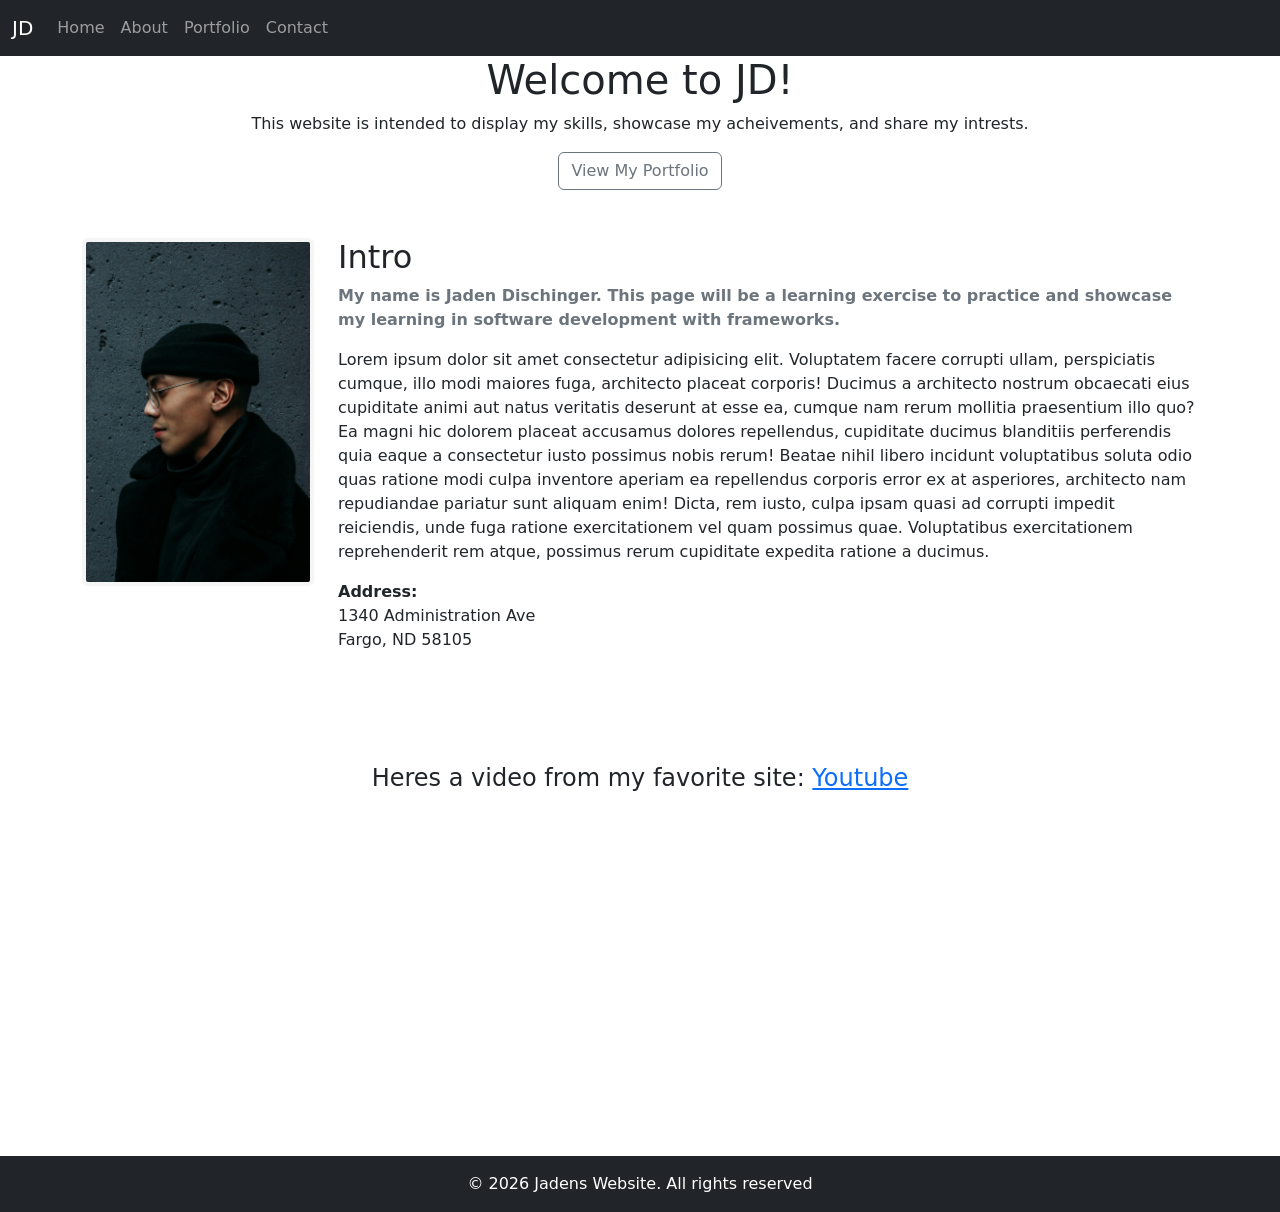
<file: index.html>
<!doctype html>
<html lang="en">
  <head>
    <meta charset="UTF-8" />
    <meta name="viewport" content="width=device-width, initial-scale=1.0" />
    <title>Home Page</title>
    <link
      href="https://cdn.jsdelivr.net/npm/bootstrap@5.3.8/dist/css/bootstrap.min.css"
      rel="stylesheet"
      integrity="sha384-
sRIl4kxILFvY47J16cr9ZwB07vP4J8+LH7qKQnuqkuIAvNWLzeN8tE5YBujZqJLB"
      crossorigin="anonymous"
    />
    <link rel="stylesheet" href="Css/style.css" />
  </head>
  <body>
    <nav class="navbar navbar-expand-lg navbar-dark bg-dark">
      <div class="container-fluid">
        <a class="navbar-brand" href="index.html">JD</a>
        <button
          class="navbar-toggler"
          type="button"
          data-bs-toggle="collapse"
          data-bs-target="#navbarNav"
          aria-controls="navbarNav"
          aria-expanded="false"
          aria-label="Toggle navigation"
        >
          <span class="navbar-toggler-icon"></span>
        </button>
        <div class="collapse navbar-collapse" id="navbarNav">
          <ul class="navbar-nav">
            <li class="nav-item">
              <a class="nav-link" href="index.html">Home</a>
            </li>
            <li class="nav-item">
              <a class="nav-link" href="about.html">About</a>
            </li>
            <li class="nav-item">
              <a class="nav-link" href="portfolio.html">Portfolio</a>
            </li>
            <li class="nav-item">
              <a class="nav-link" href="contact.html">Contact</a>
            </li>
          </ul>
        </div>
      </div>
    </nav>

    <header class="text-center">
      <div class="container">
        <h1 class="">Welcome to JD!</h1>
        <p class="fw-light">
          This website is intended to display my skills, showcase my
          acheivements, and share my intrests.
        </p>
        <a href="portfolio.html" class="btn btn-outline-secondary">
          View My Portfolio</a
        >
      </div>
    </header>

    <section class="container my-5">
      <div class="row align-items-start">
        <div class="col-md-auto">
          <img
            src="images/Profilepic.jpg"
            class="rounded Profilepic"
            alt="Profile picture"
          />
        </div>

        <div class="col">
          <h2>Intro</h2>
          <p class="fw-bold text-secondary">
            My name is Jaden Dischinger. This page will be a learning exercise
            to practice and showcase my learning in software development with
            frameworks.
          </p>
          <p class="fw-light">
            Lorem ipsum dolor sit amet consectetur adipisicing elit. Voluptatem
            facere corrupti ullam, perspiciatis cumque, illo modi maiores fuga,
            architecto placeat corporis! Ducimus a architecto nostrum obcaecati
            eius cupiditate animi aut natus veritatis deserunt at esse ea,
            cumque nam rerum mollitia praesentium illo quo? Ea magni hic dolorem
            placeat accusamus dolores repellendus, cupiditate ducimus blanditiis
            perferendis quia eaque a consectetur iusto possimus nobis rerum!
            Beatae nihil libero incidunt voluptatibus soluta odio quas ratione
            modi culpa inventore aperiam ea repellendus corporis error ex at
            asperiores, architecto nam repudiandae pariatur sunt aliquam enim!
            Dicta, rem iusto, culpa ipsam quasi ad corrupti impedit reiciendis,
            unde fuga ratione exercitationem vel quam possimus quae.
            Voluptatibus exercitationem reprehenderit rem atque, possimus rerum
            cupiditate expedita ratione a ducimus.
          </p>

          <address>
            <strong> Address: </strong><br />
            1340 Administration Ave <br />
            Fargo, ND 58105 <br />
          </address>
        </div>
      </div>
    </section>

    <div class="container my-5">
      <div class="row">
        <h4 class="text-center fw-light">
          Heres a video from my favorite site:
          <a href="https://www.youtube.com/">Youtube</a>
        </h4>
        <div class="col-md-6 mx-auto">
          <div class="ratio ratio-16x9">
            <iframe
              src="https://www.youtube.com/embed/DHw9u6aY6DE"
              frameborder="0"
              allow="
                accelerometer;
                autoplay;
                clipboard-write;
                encrypted-media;
                gyroscope;
                picture-in-picture;
                web-share;
              "
              allowfullscreen
            >
            </iframe>
          </div>
        </div>
      </div>
    </div>
    <footer class="bg-dark text-white text-center p-3">
      &copy; 2026 Jadens Website. All rights reserved
    </footer>
  </body>
</html>
</file>
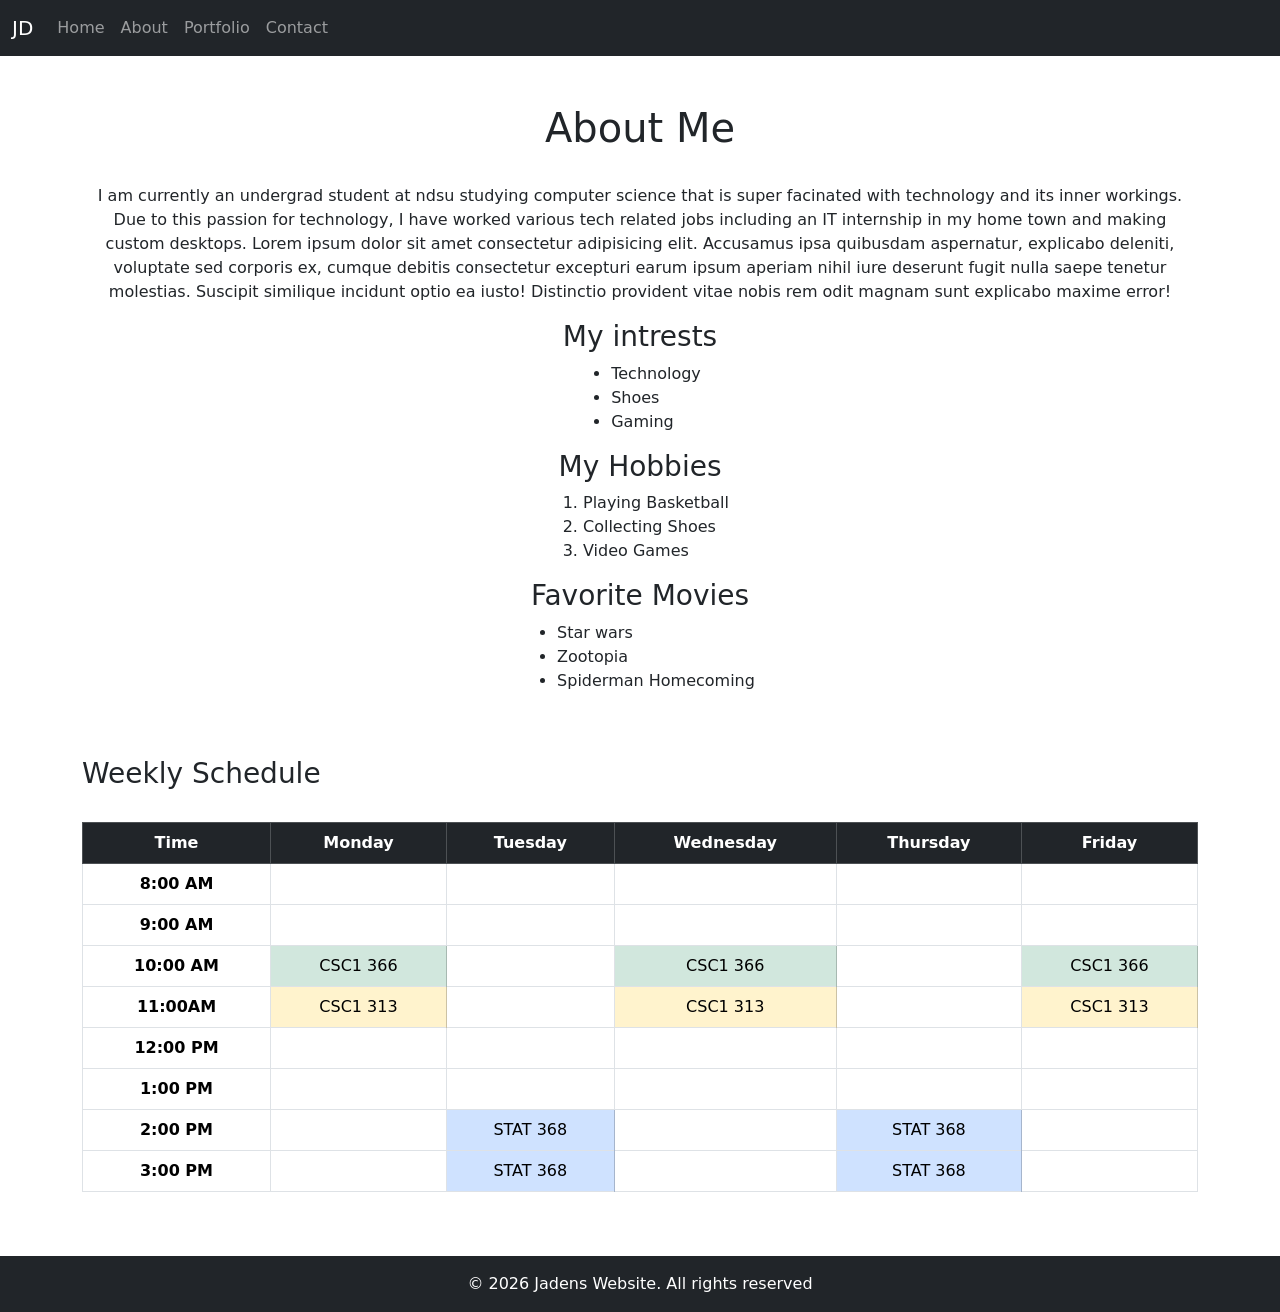
<file: about.html>
<!doctype html>
<html lang="en">
  <head>
    <meta charset="UTF-8" />
    <meta name="viewport" content="width=device-width, initial-scale=1.0" />
    <title>Home Page</title>
    <link
      href="https://cdn.jsdelivr.net/npm/bootstrap@5.3.8/dist/css/bootstrap.min.css"
      rel="stylesheet"
      integrity="sha384-
sRIl4kxILFvY47J16cr9ZwB07vP4J8+LH7qKQnuqkuIAvNWLzeN8tE5YBujZqJLB"
      crossorigin="anonymous"
    />
    <link rel="stylesheet" href="Css/style.css" />
  </head>
  <body>
    <nav class="navbar navbar-expand-lg navbar-dark bg-dark">
      <div class="container-fluid">
        <a class="navbar-brand" href="index.html">JD</a>
        <button
          class="navbar-toggler"
          type="button"
          data-bs-toggle="collapse"
          data-bs-target="#navbarNav"
          aria-controls="navbarNav"
          aria-expanded="false"
          aria-label="Toggle navigation"
        >
          <span class="navbar-toggler-icon"></span>
        </button>
        <div class="collapse navbar-collapse" id="navbarNav">
          <ul class="navbar-nav">
            <li class="nav-item">
              <a class="nav-link" href="index.html">Home</a>
            </li>
            <li class="nav-item">
              <a class="nav-link" href="about.html">About</a>
            </li>
            <li class="nav-item">
              <a class="nav-link" href="portfolio.html">Portfolio</a>
            </li>
            <li class="nav-item">
              <a class="nav-link" href="contact.html">Contact</a>
            </li>
          </ul>
        </div>
      </div>
    </nav>

    <section class="container my-5">
      <div class="text-center">
        <h1 class="">About Me</h1>
        <br />
        <p class="fw-light">
          I am currently an undergrad student at ndsu studying computer science
          that is super facinated with technology and its inner workings. Due to
          this passion for technology, I have worked various tech related jobs
          including an IT internship in my home town and making custom desktops.
          Lorem ipsum dolor sit amet consectetur adipisicing elit. Accusamus
          ipsa quibusdam aspernatur, explicabo deleniti, voluptate sed corporis
          ex, cumque debitis consectetur excepturi earum ipsum aperiam nihil
          iure deserunt fugit nulla saepe tenetur molestias. Suscipit similique
          incidunt optio ea iusto! Distinctio provident vitae nobis rem odit
          magnam sunt explicabo maxime error!
        </p>
        <h3 class>My intrests</h3>
        <ul class="d-inline-block text-start">
          <li>Technology</li>
          <li>Shoes</li>
          <li>Gaming</li>
        </ul>
        <h3>My Hobbies</h3>
        <ol class="d-inline-block text-start">
          <li>Playing Basketball</li>
          <li>Collecting Shoes</li>
          <li>Video Games</li>
        </ol>
        <h3>Favorite Movies</h3>
        <ul class="d-inline-block text-start">
          <li>Star wars</li>
          <li>Zootopia</li>
          <li>Spiderman Homecoming</li>
        </ul>
      </div>
      <h3 class="mt-5">Weekly Schedule</h3>
      <br />
      <div class="table-responsive">
        <table class="table table-bordered text-center">
          <thead class="table-dark">
            <tr>
              <th>Time</th>
              <th>Monday</th>
              <th>Tuesday</th>
              <th>Wednesday</th>
              <th>Thursday</th>
              <th>Friday</th>
            </tr>
          </thead>
          <tbody>
            <tr>
              <td class="fw-bold">8:00 AM</td>
              <td></td>
              <td></td>
              <td></td>
              <td></td>
              <td></td>
            </tr>
            <tr>
              <td class="fw-bold">9:00 AM</td>
              <td></td>
              <td></td>
              <td></td>
              <td></td>
              <td></td>
            </tr>
            <tr>
              <td class="fw-bold">10:00 AM</td>
              <td class="table-success">CSC1 366</td>
              <td></td>
              <td class="table-success">CSC1 366</td>
              <td></td>
              <td class="table-success">CSC1 366</td>
            </tr>
            <tr>
              <td class="fw-bold">11:00AM</td>
              <td class="table-warning">CSC1 313</td>
              <td></td>
              <td class="table-warning">CSC1 313</td>
              <td></td>
              <td class="table-warning">CSC1 313</td>
            </tr>
            <tr>
              <td class="fw-bold">12:00 PM</td>
              <td></td>
              <td></td>
              <td></td>
              <td></td>
              <td></td>
            </tr>
            <tr>
              <td class="fw-bold">1:00 PM</td>
              <td></td>
              <td></td>
              <td></td>
              <td></td>
              <td></td>
            </tr>
            <tr>
              <td class="fw-bold">2:00 PM</td>
              <td></td>
              <td class="table-primary">STAT 368</td>
              <td></td>
              <td class="table-primary">STAT 368</td>
              <td></td>
            </tr>
            <tr>
              <td class="fw-bold">3:00 PM</td>
              <td></td>
              <td class="table-primary">STAT 368</td>
              <td></td>
              <td class="table-primary">STAT 368</td>
              <td></td>
            </tr>
          </tbody>
        </table>
      </div>
    </section>

    <footer class="bg-dark text-white text-center p-3">
      &copy; 2026 Jadens Website. All rights reserved
    </footer>
  </body>
</html>
</file>
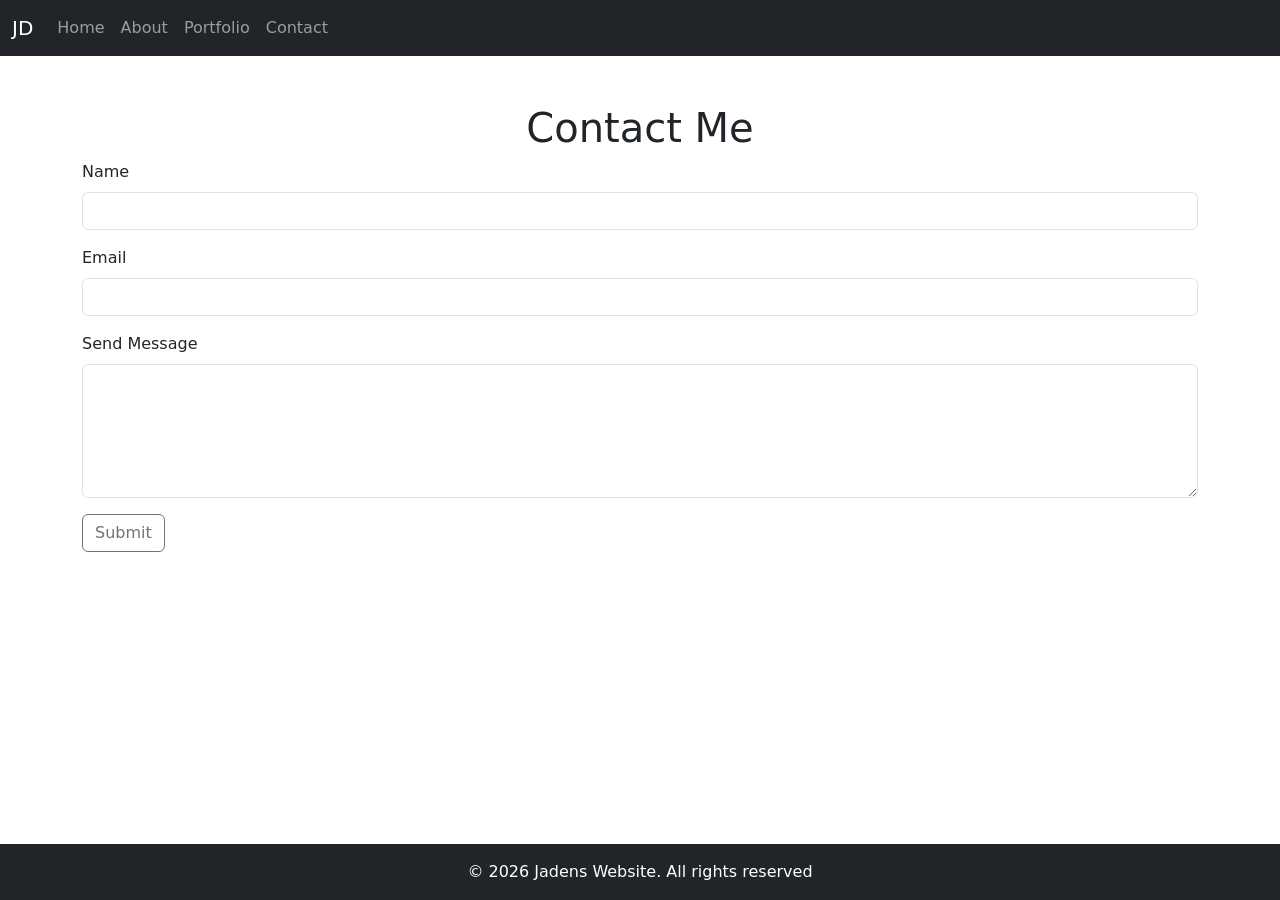
<file: contact.html>
<!doctype html>
<html lang="en">
  <head>
    <meta charset="UTF-8" />
    <meta name="viewport" content="width=device-width, initial-scale=1.0" />
    <title>Home Page</title>
    <link
      href="https://cdn.jsdelivr.net/npm/bootstrap@5.3.8/dist/css/bootstrap.min.css"
      rel="stylesheet"
      integrity="sha384-
sRIl4kxILFvY47J16cr9ZwB07vP4J8+LH7qKQnuqkuIAvNWLzeN8tE5YBujZqJLB"
      crossorigin="anonymous"
    />
    <link rel="stylesheet" href="Css/style.css" />
  </head>
  <body>
    <nav class="navbar navbar-expand-lg navbar-dark bg-dark">
      <div class="container-fluid">
        <a class="navbar-brand" href="index.html">JD</a>
        <button
          class="navbar-toggler"
          type="button"
          data-bs-toggle="collapse"
          data-bs-target="#navbarNav"
          aria-controls="navbarNav"
          aria-expanded="false"
          aria-label="Toggle navigation"
        >
          <span class="navbar-toggler-icon"></span>
        </button>
        <div class="collapse navbar-collapse" id="navbarNav">
          <ul class="navbar-nav">
            <li class="nav-item">
              <a class="nav-link" href="index.html">Home</a>
            </li>
            <li class="nav-item">
              <a class="nav-link" href="about.html">About</a>
            </li>
            <li class="nav-item">
              <a class="nav-link" href="portfolio.html">Portfolio</a>
            </li>
            <li class="nav-item">
              <a class="nav-link" href="contact.html">Contact</a>
            </li>
          </ul>
        </div>
      </div>
    </nav>
    <section class="container my-5">
      <h1 class="text-center">Contact Me</h1>
      <form>
        <div class="mb-3">
          <label class="form-label">Name</label>
          <input type="text" class="form-control" />
        </div>
        <div class="mb-3">
          <label class="form-label">Email</label>
          <input type="text" class="form-control" />
        </div>
        <div class="mb-3">
          <label class="form-label">Send Message</label>
          <textarea class="form-control" rows="5"></textarea>
        </div>
        <button type="submit" class="btn btn-outline-secondary">Submit</button>
      </form>
    </section>
    <footer class="bg-dark text-white text-center p-3">
      &copy; 2026 Jadens Website. All rights reserved
    </footer>
  </body>
</html>
</file>
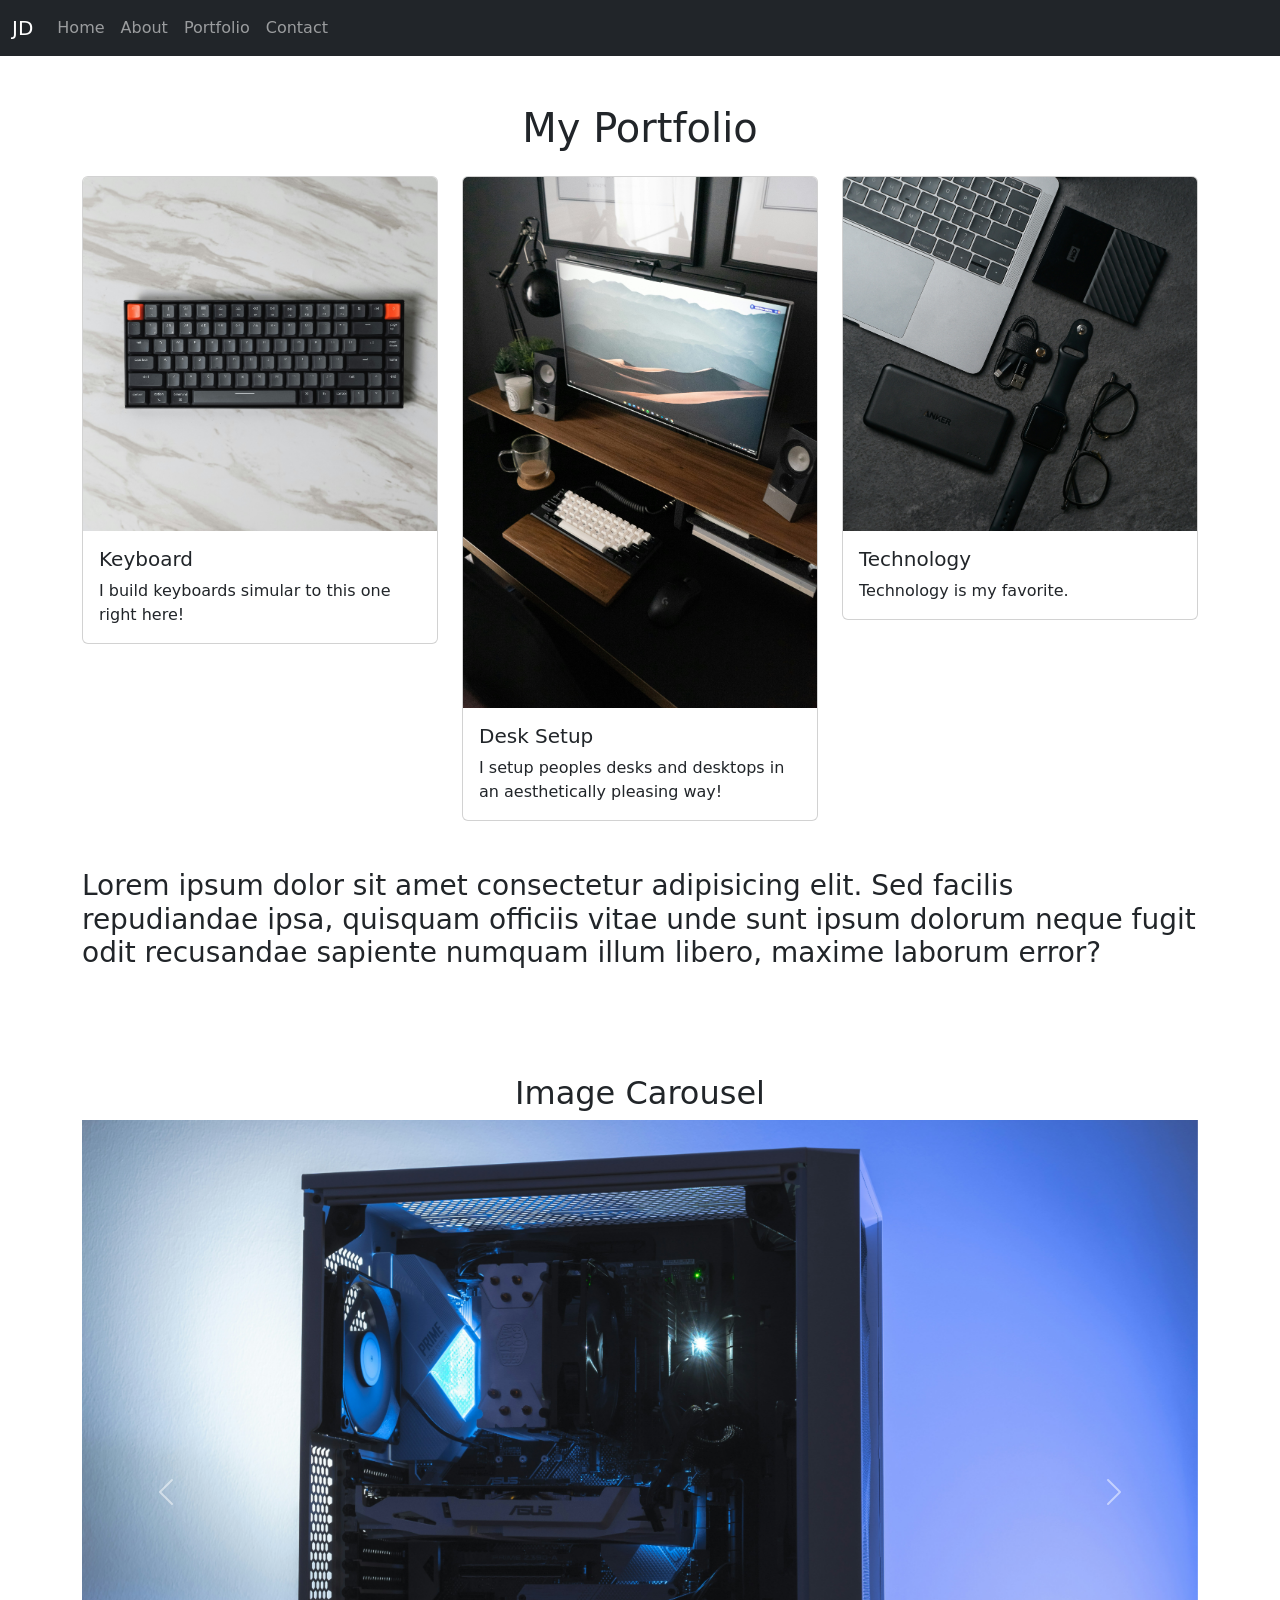
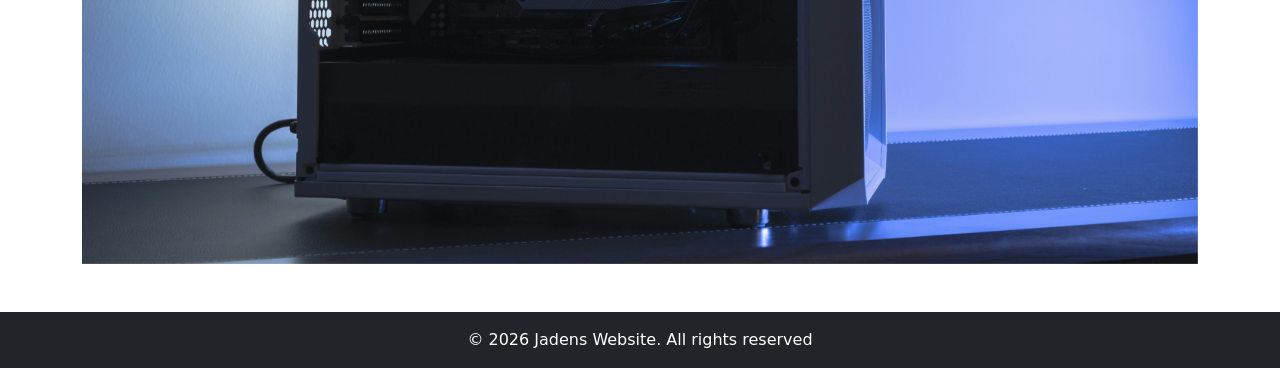
<file: portfolio.html>
<!doctype html>
<html lang="en">
  <head>
    <meta charset="UTF-8" />
    <meta name="viewport" content="width=device-width, initial-scale=1.0" />
    <title>Home Page</title>
    <link
      href="https://cdn.jsdelivr.net/npm/bootstrap@5.3.8/dist/css/bootstrap.min.css"
      rel="stylesheet"
      integrity="sha384-
sRIl4kxILFvY47J16cr9ZwB07vP4J8+LH7qKQnuqkuIAvNWLzeN8tE5YBujZqJLB"
      crossorigin="anonymous"
    />
    <link rel="stylesheet" href="Css/style.css" />
  </head>
  <body>
    <nav class="navbar navbar-expand-lg navbar-dark bg-dark">
      <div class="container-fluid">
        <a class="navbar-brand" href="index.html">JD</a>
        <button
          class="navbar-toggler"
          type="button"
          data-bs-toggle="collapse"
          data-bs-target="#navbarNav"
          aria-controls="navbarNav"
          aria-expanded="false"
          aria-label="Toggle navigation"
        >
          <span class="navbar-toggler-icon"></span>
        </button>
        <div class="collapse navbar-collapse" id="navbarNav">
          <ul class="navbar-nav">
            <li class="nav-item">
              <a class="nav-link" href="index.html">Home</a>
            </li>
            <li class="nav-item">
              <a class="nav-link" href="about.html">About</a>
            </li>
            <li class="nav-item">
              <a class="nav-link" href="portfolio.html">Portfolio</a>
            </li>
            <li class="nav-item">
              <a class="nav-link" href="contact.html">Contact</a>
            </li>
          </ul>
        </div>
      </div>
    </nav>

    <section class="container my-5">
      <h1 class="text-center">My Portfolio</h1>
      <div class="row mt-4">
        <div class="col-md-4">
          <div class="card">
            <img src="images/Keyboard1.jpg" class="card-img-top" alt="Pic 1" />

            <div class="card-body">
              <h5 class="card-title">Keyboard</h5>

              <p class="card-text">
                I build keyboards simular to this one right here!
              </p>
            </div>
          </div>
        </div>

        <div class="col-md-4">
          <div class="card">
            <img src="images/Desk2.jpg" class="card-img-top" alt="Pic 2" />

            <div class="card-body">
              <h5 class="card-title">Desk Setup</h5>

              <p class="card-text">
                I setup peoples desks and desktops in an aesthetically pleasing
                way!
              </p>
            </div>
          </div>
        </div>

        <div class="col-md-4">
          <div class="card">
            <img src="images/Tech.jpg" class="card-img-top" alt="Pic 3" />

            <div class="card-body">
              <h5 class="card-title">Technology</h5>

              <p class="card-text">Technology is my favorite.</p>
            </div>
          </div>
        </div>
      </div>
      <h3 class="mt-5 fw-light">
        Lorem ipsum dolor sit amet consectetur adipisicing elit. Sed facilis
        repudiandae ipsa, quisquam officiis vitae unde sunt ipsum dolorum neque
        fugit odit recusandae sapiente numquam illum libero, maxime laborum
        error?
      </h3>
    </section>
    <section class="container my-5">
      <h2 class="text-center">Image Carousel</h2>
      <div id="phtoCarousel" class="carousel slide">
        <div class="carousel-inner">
          <div class="carousel-item active">
            <img
              src="images/pc1.jpg"
              class="d-block w-100 carouselimg"
              alt="Slide 1"
            />
          </div>
          <div class="carousel-item">
            <img
              src="images/pc2.jpg"
              class="d-block w-100 carouselimg"
              alt="Slide 2"
            />
          </div>
          <div class="carousel-item">
            <img
              src="images/desk.jpg"
              class="d-block w-100 carouselimg"
              alt="Slide 3"
            />
          </div>
        </div>
        <button
          class="carousel-control-prev"
          type="button"
          data-bs-target="#phtoCarousel"
          data-bs-slide="prev"
        >
          <span class="carousel-control-prev-icon"></span>
        </button>

        <button
          class="carousel-control-next"
          type="button"
          data-bs-target="#phtoCarousel"
          data-bs-slide="next"
        >
          <span class="carousel-control-next-icon"></span>
        </button>
      </div>
    </section>
    <footer class="bg-dark text-white text-center p-3 mt-0">
      &copy; 2026 Jadens Website. All rights reserved
    </footer>
    <script src="https://cdn.jsdelivr.net/npm/bootstrap@5.3.2/dist/js/bootstrap.bundle.min.js"></script>
  </body>
</html>
</file>
<file: Css/style.css>
html, body{
    height: 100%;
    margin: 0;
}
body{
    display: flex;
    flex-direction: column;
}
section.container{
    flex: 1 0 auto;
}
.Profilepic{
    width: 232px;
    height: 348px;
    border: 4px solid whitesmoke;
}

.carouselimg{
width: 600px;

}
footer{
    flex-shrink: 0;
}
</file>
